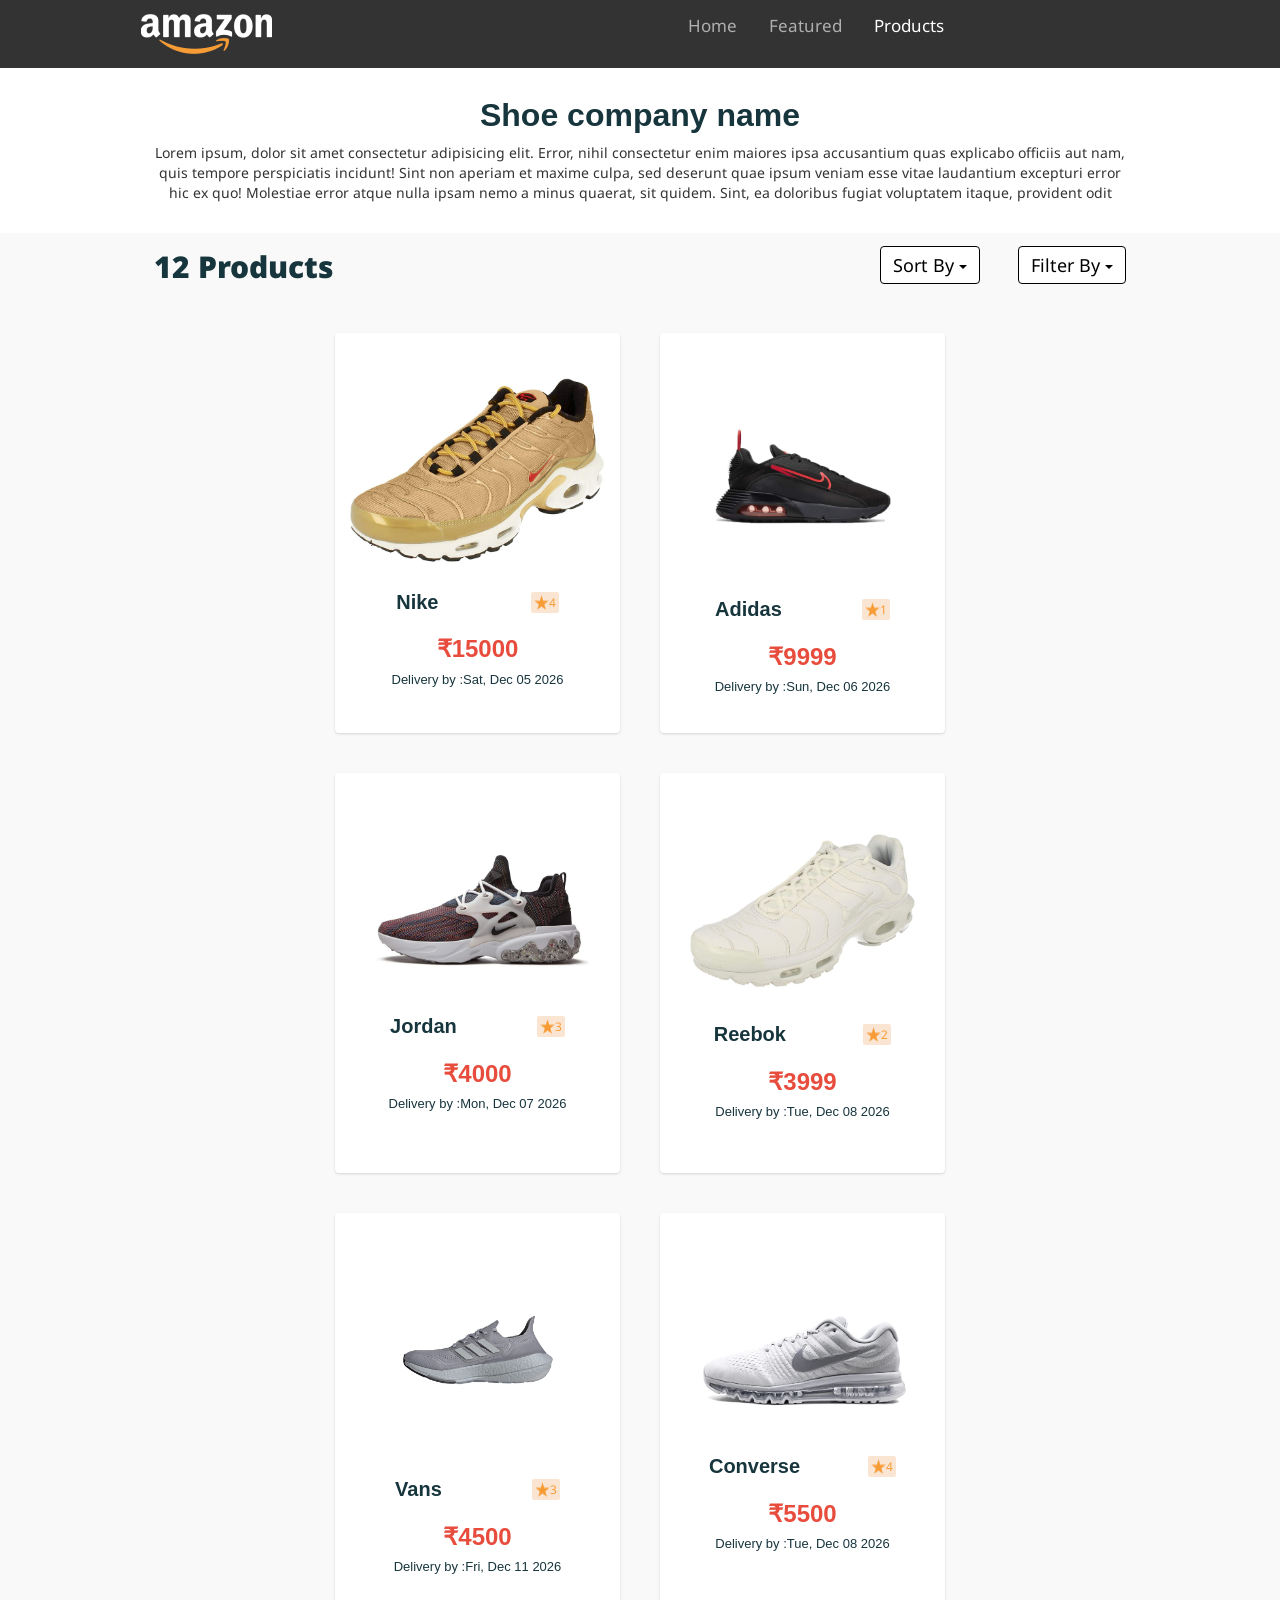
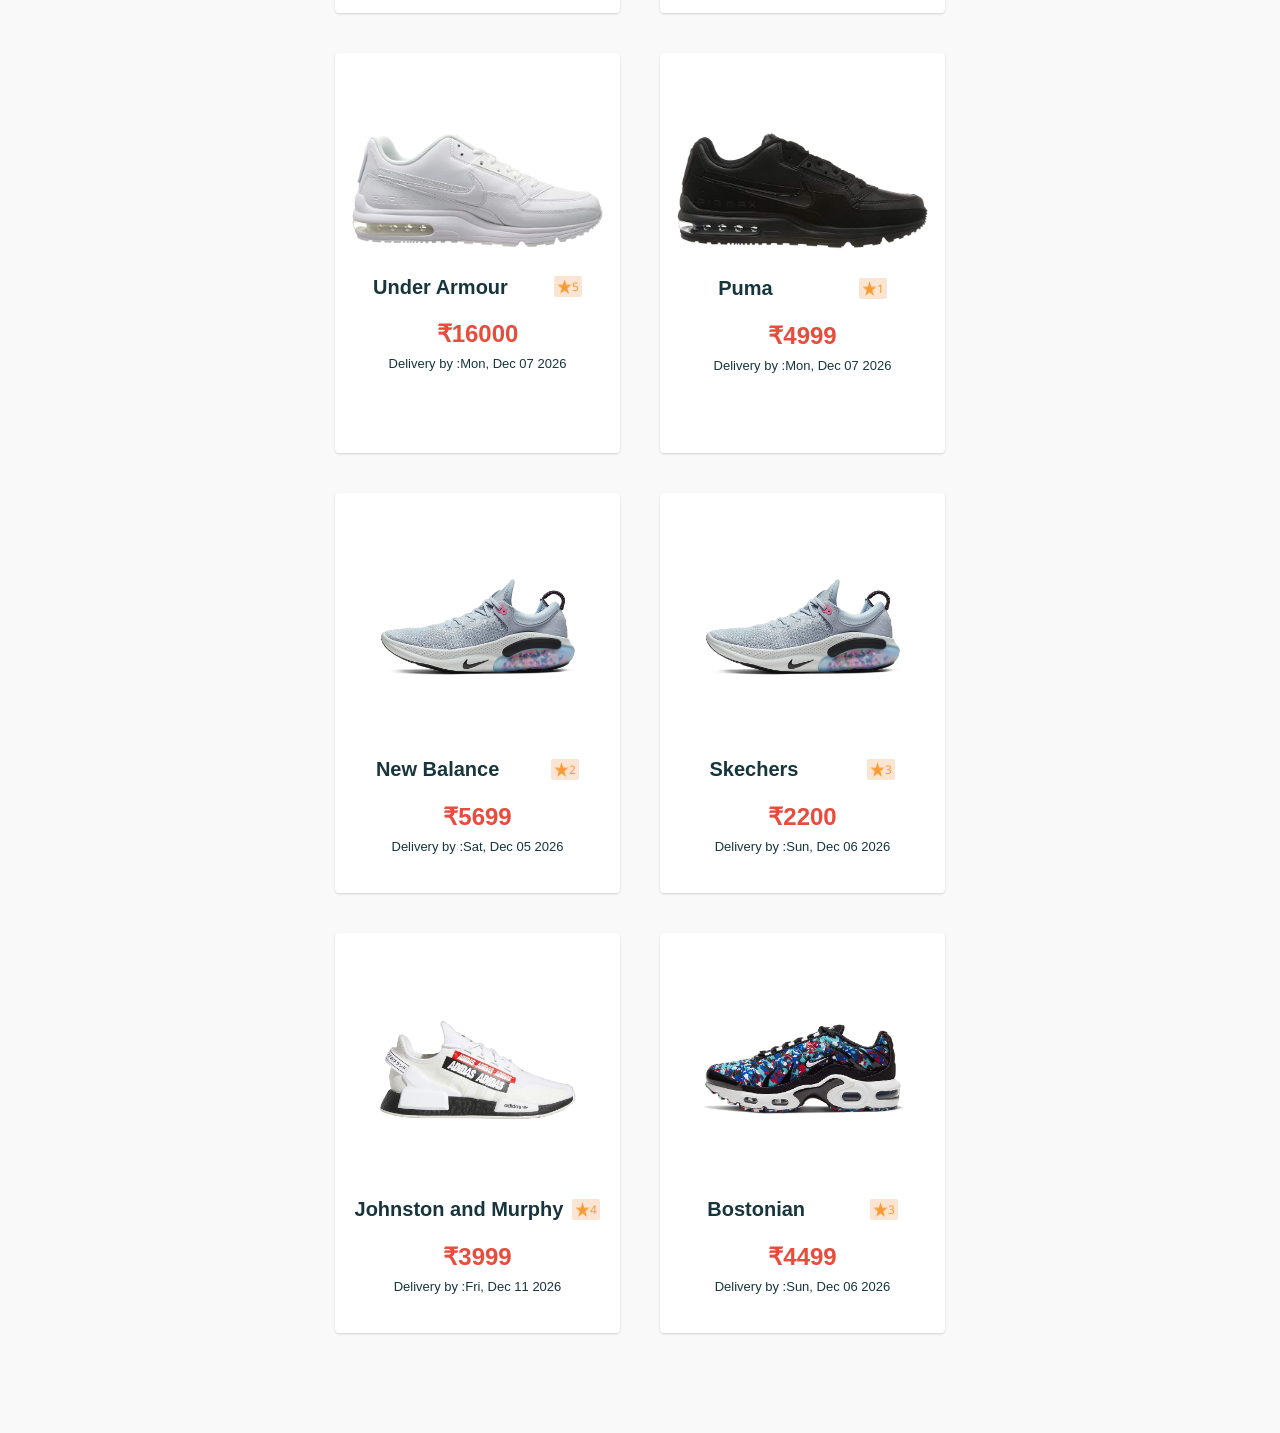
<file: index.html>
<!DOCTYPE html>
<html lang="en">
  <head>
    <!-- Required meta tags -->
    <meta charset="utf-8" />
    <meta name="viewport" content="width=device-width, initial-scale=1" />

    <!-- Bootstrap CSS -->
    <link href="https://cdn.jsdelivr.net/npm/bootstrap@5.1.3/dist/css/bootstrap.min.css"rel="stylesheet"integrity="sha384-1BmE4kWBq78iYhFldvKuhfTAU6auU8tT94WrHftjDbrCEXSU1oBoqyl2QvZ6jIW3"crossorigin="anonymous"/>
    <link href="https://cdn.jsdelivr.net/npm/bootstrap@5.1.3/dist/css/bootstrap.min.css" rel="stylesheet" integrity="sha384-1BmE4kWBq78iYhFldvKuhfTAU6auU8tT94WrHftjDbrCEXSU1oBoqyl2QvZ6jIW3" crossorigin="anonymous">
    <link rel="stylesheet" href="https://maxcdn.bootstrapcdn.com/bootstrap/3.4.1/css/bootstrap.min.css">
    <!-- Local CSS -->
    <link rel="stylesheet" href="./css/style.css">
    <!-- Adding Amazon icon to tittle -->
    <link href="[data-uri]" rel="icon" type="image/x-icon" />
    <title>Amazon</title>
  </head>
  <body>

    <!-- Navigation bar  -->
    <div class="topnav" id="navbarr">
      <a href="#Brand" id="brand" ><img src="images/logo.png" alt="" width="131px" height="40px"></a>
      <a href="#Home" id="home" >Home</a>
      <a href="#Featured" id="featured">Featured</a>
      <a href="#Products" id="products" class="activeNavbar">Products</a>
      <a href="javascript:void(0);" style="font-size:15px;" class="icon" onclick="navFunction()">&#9776;</a>
    </div>

    <div class="company-container">
        <h1 class="company-name">Shoe company name</h1>
        <p class="company-details">Lorem ipsum, dolor sit amet consectetur adipisicing elit. Error, nihil consectetur enim maiores ipsa accusantium quas explicabo officiis aut nam, quis tempore perspiciatis incidunt! Sint non aperiam et maxime culpa, sed deserunt quae ipsum veniam esse vitae laudantium excepturi error hic ex quo! Molestiae error atque nulla ipsam nemo a minus quaerat, sit quidem. Sint, ea doloribus fugiat voluptatem itaque, provident odit</p>
    </div>
    <div class="conatiner2 d-flex">
        <div class="totalProductsShown" id="totalProductsShown" >
            x Products
        </div>
        <!-- Dropdown 1 -->
        <div class="dropdown dropdown-1">
            <button class="dropdown-button btn" type="button" data-toggle="dropdown">Sort By 
            <span class="caret"></span></button>
          <ul class="dropdown-menu" id="select">
            <li id="default" class="active"><a href="#">Default</a></li>
            <li id="LowToHigh"><a href="#">Price: Low to high</a></li>
            <li id="HighToLow"><a href="#">Price: High to low</a></li>
            <li id="AtoZ"><a href="#">Name: A to Z</a></li>
            <li id="ZtoA"><a href="#">Name: Z to A</a></li>
            <li id="StarRating"><a href="#">Star Rating</a></li>
            <li id="DeliveryDate"><a href="#">Delivery Date</a></li>
          </ul>
        </div>
        <!-- Dropdown 2 -->
        <div class="dropdown dropdown-2">
            <button class="dropdown-button btn" type="button" data-toggle="dropdown">Filter By 
            <span class="caret"></span></button>
          <ul class="indicator dropdown-menu">
            <li id="allStar" data-filter="all" class="active"><a href="#">All Products</a></li>
            <li id="fiveStar" data-filter="5"><a href="#">5 Star Rating</a></li>
            <li id="fourStar" data-filter="4"><a href="#">4 Star Rating</a></li>
            <li id="threeStar" data-filter="3"><a href="#">3 Star Rating</a></li>
            <li id="twoStar" data-filter="2"><a href="#">2 Star Rating</a></li>
            <li id="oneStar" data-filter="1"><a href="#">1 Star Rating</a></li>
          </ul>
        </div>
    </div>
    <div class="product-field">
        <ul class="items ">
          <li data-rating="" data-price="" data-name="" data-deliverydate="" class="">
            <img src="images/7.jpg" alt="" class="shoeimage" />
            <div class="nameAndStar"><strong>Nike</strong>
            <span><img src="images/star1.png" alt=""><small>4</small></span></div>
            <h3>₹15000</h3>
            <h4>Delivery time: 1 days.</h4>
          </li>
          <li data-rating="" data-price="" data-name="" data-deliverydate="" class="">
            <img src="images/8.jpg" alt="" class="shoeimage" />
            <div class="nameAndStar"><strong>Adidas</strong>
            <span><img src="images/star1.png" alt=""><small>1</small></span></div>
            <h3>₹9999</h3>
            <h4>Delivery time: 2 days.</h4>
          </li>
          <li data-rating="" data-price="" data-name="" data-deliverydate="" class="">
            <img src="images/9.jpg" alt="" class="shoeimage" />
            <div class="nameAndStar"><strong>Jordan</strong>
            <span><img src="images/star1.png" alt=""><small>3</small></span></div>
            <h3>₹4000</h3>
            <h4>Delivery time: 3 days.</h4>
          </li>
          <li data-rating="" data-price="" data-name="" data-deliverydate="" class="">
            <img src="images/10.jpg" alt="" class="shoeimage" />
            <div class="nameAndStar"><strong>Reebok</strong>
            <span><img src="images/star1.png" alt=""><small>2</small></span></div>
            <h3>₹3999</h3>
            <h4>Delivery time: 4 days.</h4>
          </li>
          <li data-rating="" data-price="" data-name="" data-deliverydate="" class="">
            <img src="images/11.jpg" alt="" class="shoeimage" />
            <div class="nameAndStar"><strong>Vans</strong>
            <span><img src="images/star1.png" alt=""><small>3</small></span></div>
            <h3>₹4500</h3>
            <h4>Delivery time: 7 days.</h4>
          </li>
          <li data-rating="" data-price="" data-name="" data-deliverydate="" class="">
            <img src="images/1.jpg" alt="" class="shoeimage" />
            <div class="nameAndStar"><strong>Converse</strong>
            <span><img src="images/star1.png" alt=""><small>4</small></span></div>
            <h3>₹5500</h3>
            <h4>Delivery time: 4 days.</h4>
          </li>
          <li data-rating="" data-price="" data-name="" data-deliverydate="" class="">
            <img src="images/2.jpg" alt="" class="shoeimage" />
            <div class="nameAndStar"><strong>Under Armour</strong>
            <span><img src="images/star1.png" alt=""><small>5</small></span></div>
            <h3>₹16000</h3>
            <h4>Delivery time: 3 days.</h4>
          </li>
          <li data-rating="" data-price="" data-name="" data-deliverydate="" class="">
            <img src="images/3.jpg" alt="" class="shoeimage" />
            <div class="nameAndStar"><strong>Puma</strong>
            <span><img src="images/star1.png" alt=""><small>1</small></span></div>
            <h3>₹4999</h3>
            <h4>Delivery time: 3 days.</h4>
          </li>
          <li data-rating="" data-price="" data-name="" data-deliverydate="" class="">
            <img src="images/4.jpg" alt="" class="shoeimage" />
            <div class="nameAndStar"><strong>New Balance</strong>
            <span><img src="images/star1.png" alt=""><small>2</small></span></div>
            <h3>₹5699</h3>
            <h4>Delivery time: 1 days.</h4>
          </li>
          <li data-rating="" data-price="" data-name="" data-deliverydate="" class="">
            <img src="images/4.jpg" alt="" class="shoeimage" />
            <div class="nameAndStar"><strong>Skechers</strong>
            <span><img src="images/star1.png" alt=""><small>3</small></span></div>
            <h3>₹2200</h3>
            <h4>Delivery time: 2days.</h4>
          </li>
          <li data-rating="" data-price="" data-name="" data-deliverydate="" class="">
            <img src="images/5.jpg" alt="" class="shoeimage" />
            <div class="nameAndStar"><strong>Johnston and Murphy</strong>
            <span><img src="images/star1.png" alt=""><small>4</small></span></div>
            <h3>₹3999</h3>
            <h4>Delivery time:  7days.</h4>
          </li>
          <li data-rating="" data-price="" data-name="" data-deliverydate="" class="">
            <img src="images/6.jpg" alt="" class="shoeimage" />
            <div class="nameAndStar"><strong>Bostonian</strong>
            <span><img src="images/star1.png" alt=""><small>3</small></span></div>
            <h3>₹4499</h3>
            <h4>Delivery time: 2 days.</h4>
          </li>
        </ul>
      </div>


    <!-- Bootstrap Javascript -->
    <scrip src="https://cdn.jsdelivr.net/npm/bootstrap@5.1.3/dist/js/bootstrap.bundle.min.js"
    integrity="sha384-ka7Sk0Gln4gmtz2MlQnikT1wXgYsOg+OMhuP+IlRH9sENBO0LRn5q+8nbTov4+1p" crossorigin="anonymous"></script>
    <script src="https://cdn.jsdelivr.net/npm/bootstrap@5.1.3/dist/js/bootstrap.bundle.min.js" integrity="sha384-ka7Sk0Gln4gmtz2MlQnikT1wXgYsOg+OMhuP+IlRH9sENBO0LRn5q+8nbTov4+1p" crossorigin="anonymous"></script>
    <script src="https://ajax.googleapis.com/ajax/libs/jquery/3.5.1/jquery.min.js"></script>
    <script src="https://maxcdn.bootstrapcdn.com/bootstrap/3.4.1/js/bootstrap.min.js"></script>
    <!-- Local js file -->
    <script src="./js/index.js"></script>
</body>
</html>
</file>
<file: css/style.css>
@import url("https://fonts.googleapis.com/css2?family=Noto+Sans&display=swap");
body {
  margin: 0;
  padding: 0;
  background-color: #f9f9f9;
  font-family: "Noto Sans", sans-serif;
}
/* Navbar */
.topnav {
  overflow: hidden;
  background-color: #333;
}
.topnav a {
  float: left;
  display: flex;
  color: #afafaf;
  text-align: center;
  padding: 14px 16px;
  text-decoration: none;
  font-size: 17px;
}
.activeNavbar {
  color: white !important;
}
.topnav .icon {
  display: none;
}
#brand{padding-left: 11%;}
#home{margin-left: 55%;}
#products:hover {
  color: white;
  border-bottom: 1px solid white;
  padding-bottom: 4px;
}
#home:hover {
  color: white;
  border-bottom: 1px solid white;
  padding-bottom: 4px;
}
#featured:hover {
  color: white;
  border-bottom: 1px solid white;
  padding-bottom: 4px;
}
/* Company Details */
.company-container {
  width: 100%;
  margin: 0px !important;
  background-color: white;
  padding: 0 100;
}
.company-name {
  text-align: center;
  font-size: xx-large;
  font-weight: bolder;
  font-family: Arial, Helvetica, sans-serif;
  color: #17353d;
  padding: 30px 0 10px 0;
  margin: 0;
}
.company-details {
    margin: 0;
    padding-bottom: 30px;
    padding-left: 12%;
    padding-right: 12%;
    text-align: center;
}
/* Products */

.productsData {
  background-color: #f9f9f9;
  padding: 25px 100px 0 100px;
}
.totalProductsShown {
  font-family: Noto Sans;
  font-style: normal;
  font-weight: 900;
  font-size: 30px;
  line-height: 41px;
  color: #17353d;
}
.conatiner2 {
  padding: 1% 12% 2% 12%;
}
.dropdown-1 {
  margin-left: auto;
  padding-right: 4%;
}
.dropdown-button {
  background-color: white;
  border: 1px solid black;
}

.dropdown-button {
  font-family: Noto Sans;
  font-style: normal;
  font-weight: normal;
  font-size: 18px;
  line-height: 24px;
  color: #000000;
}

.product-field {
  display: flex;
  justify-content: center;
  align-items: center;
  flex-wrap: wrap;
  padding: 0 100px 35px 100px;
}
.items {
  display: flex;
  justify-content: center;
  align-items: center;
  flex-wrap: wrap;
  padding: 0 100px 35px 100px;
}

.items li {
  display: flex;
  justify-content: center;
  align-items: center;
  flex-direction: column;
  background-color: white;
  border-radius: 4px;
  width: 25%;
  min-width: 285px;
  height: 400px;
  padding: 40px 15px;
  margin: 20px;
  overflow: hidden;
  box-shadow: rgba(0, 0, 0, 0.1) 0px 1px 3px 0px,
    rgba(0, 0, 0, 0.06) 0px 1px 2px 0px;
}

.shoeimage {
  max-width: 100%;
  max-height: 200px;
}
.nameAndStar {
  display: flex;
  justify-content: space-around;
  align-items: center;
  width: 100%;
  margin-top: 15px;
}

.nameAndStar strong {
  font-size: 20px;
  font-family: Arial, Helvetica, sans-serif;
  font-weight: bolder;
  color: #17353d;
  margin: 10px 0;
}

.nameAndStar span {
  display: flex;
  justify-content: center;
  align-items: center;
  background-color: #fae5d3;
  border-radius: 2px;
  padding: 2px 3px;
}

.nameAndStar span img {
  width: 15px;
  height: 15px;
}

.nameAndStar span small {
  color: #f79b34;
  margin: 0;
}

.items li h3 {
  color: #e74c3c;
  font-family: Arial, Helvetica, sans-serif;
  font-size: x-large;
  font-weight: bolder;
  margin: 0;
  margin-top: 10px;
}

.items li h4 {
  font-family: Arial, Helvetica, sans-serif;
  font-weight: 400;
  font-size: small;
  color: #17353d;
  margin-bottom: 0;
}
/* Media Queries */
@media screen and (max-width: 1280px){#home{margin-left: 30%;}}
@media screen and (max-width: 1000px) {
    .items {
      padding: 0px !important;
    }
    .items li {
      width: 35%;
    }
    .product-field {
      padding: 0px !important;
    }
  }
@media screen and (max-width: 740px) {
  .topnav a:not(:first-child),
  .dropdown .dropbtn {
    display: none;
  }
  .topnav a.icon {
    float: right;
    display: block;
  }
  #home{margin-left: 0;}
  #brand{margin-left: 0;}
}

@media screen and (max-width: 740px) {
  .topnav.responsive {
    position: relative;
  }
  .topnav.responsive .icon {
    position: absolute;
    right: 0;
    top: 0;
  }
  .topnav.responsive a {
    float: none;
    display: block;
    text-align: left;
  }
  .topnav.responsive {
    float: none;
  }
  .topnav.responsive {
    position: relative;
  }
  .topnav.responsive {
    display: block;
    width: 100%;
    text-align: left;
  }
}


@media screen and (max-width: 650px) {
  .product-field {
    padding: 0px !important;
  }
  .items {
    padding: 0px !important;
  }
  .items li {
    width: 50%;
    padding-left: auto !important;
    padding-right: auto !important;
  }
}
@media screen and (max-width: 510px){
  #totalProductsShown{font-size:20px;}
}
@media screen and (max-width: 450px){
  #totalProductsShown{font-size:15px;}
}
</file>
